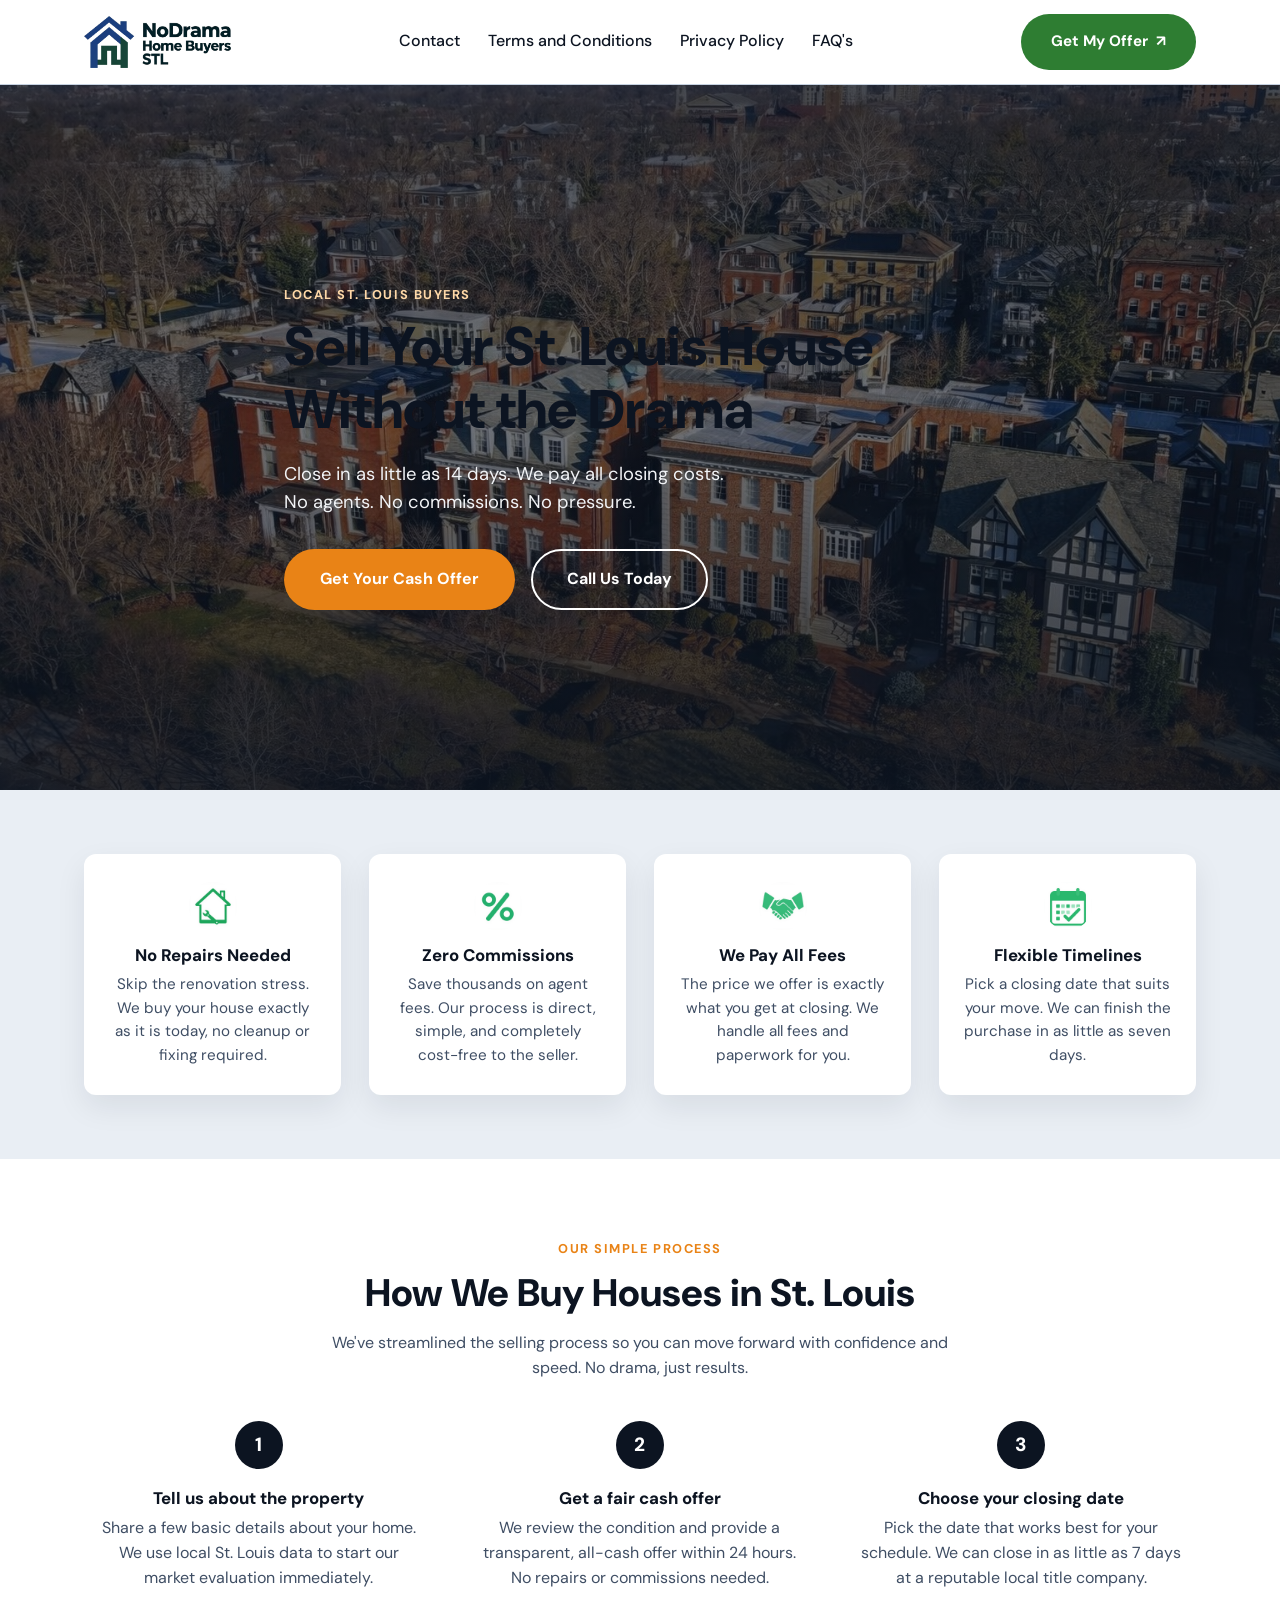
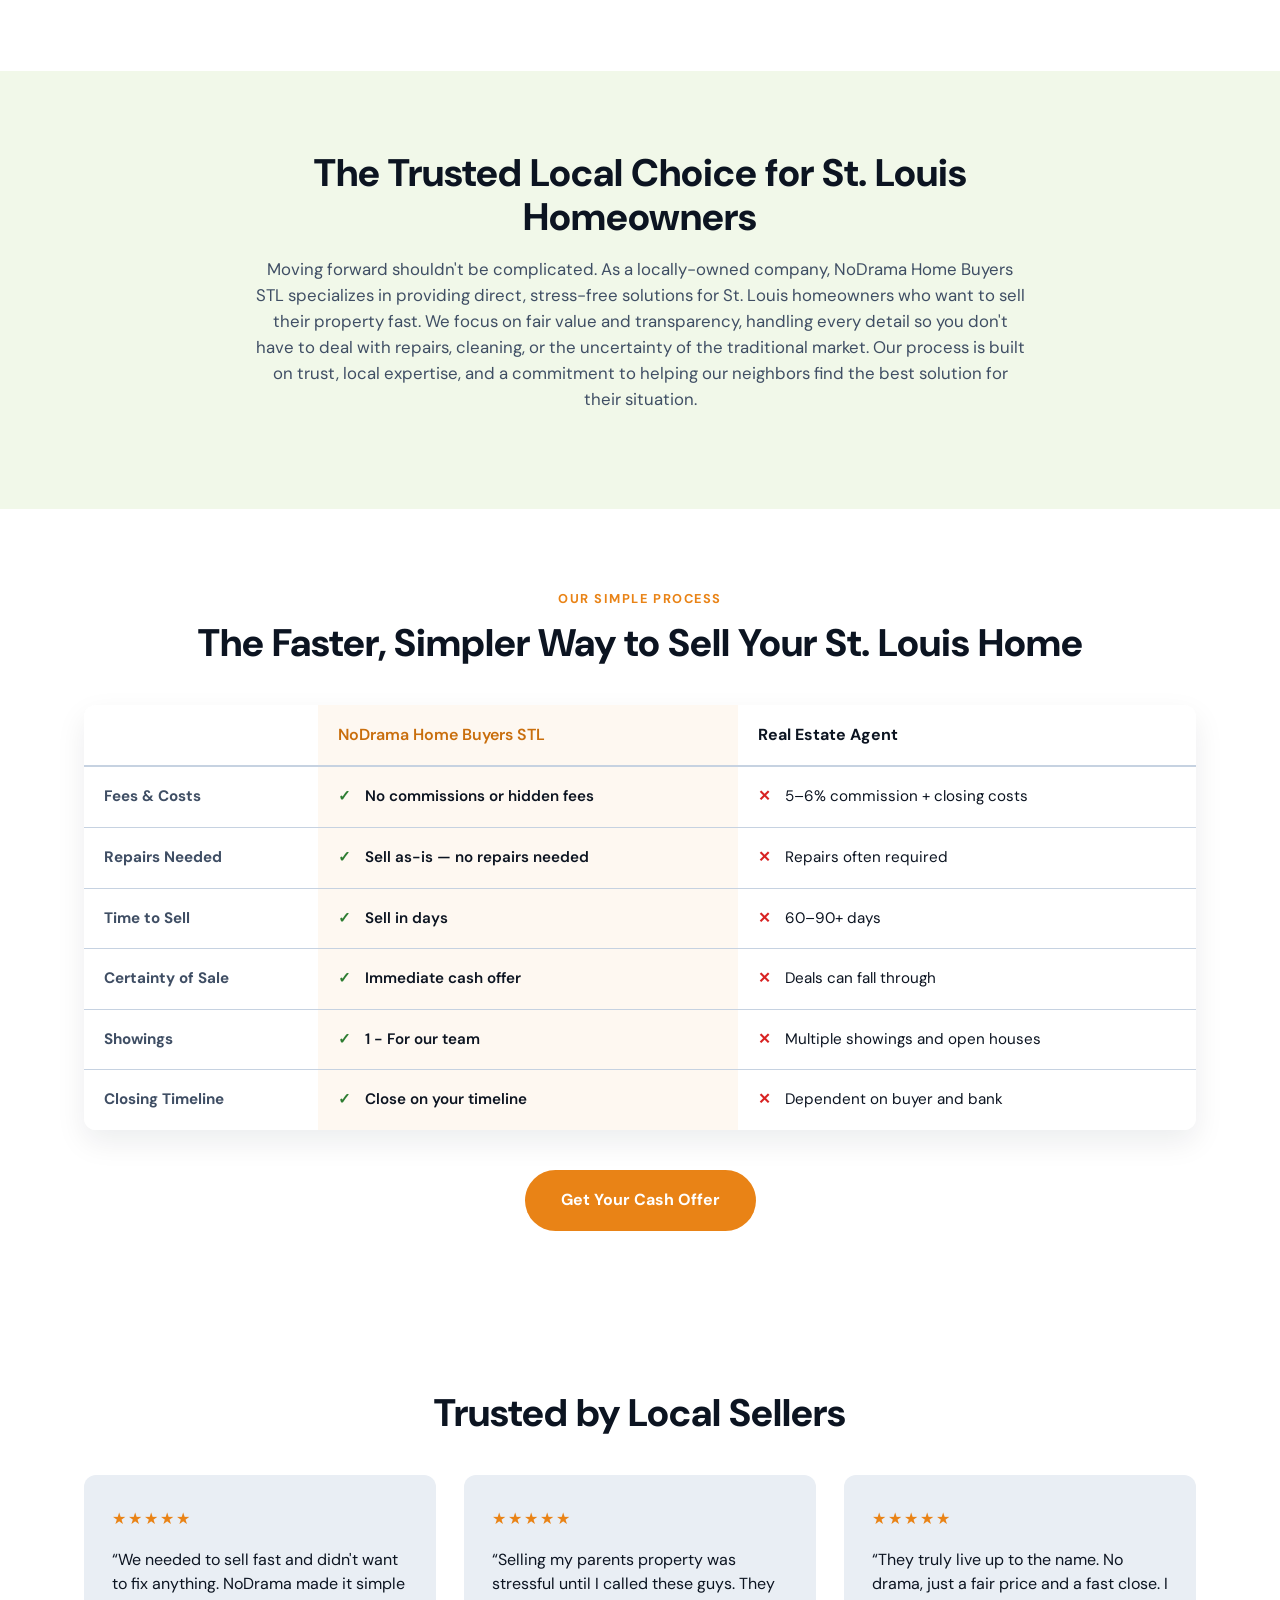
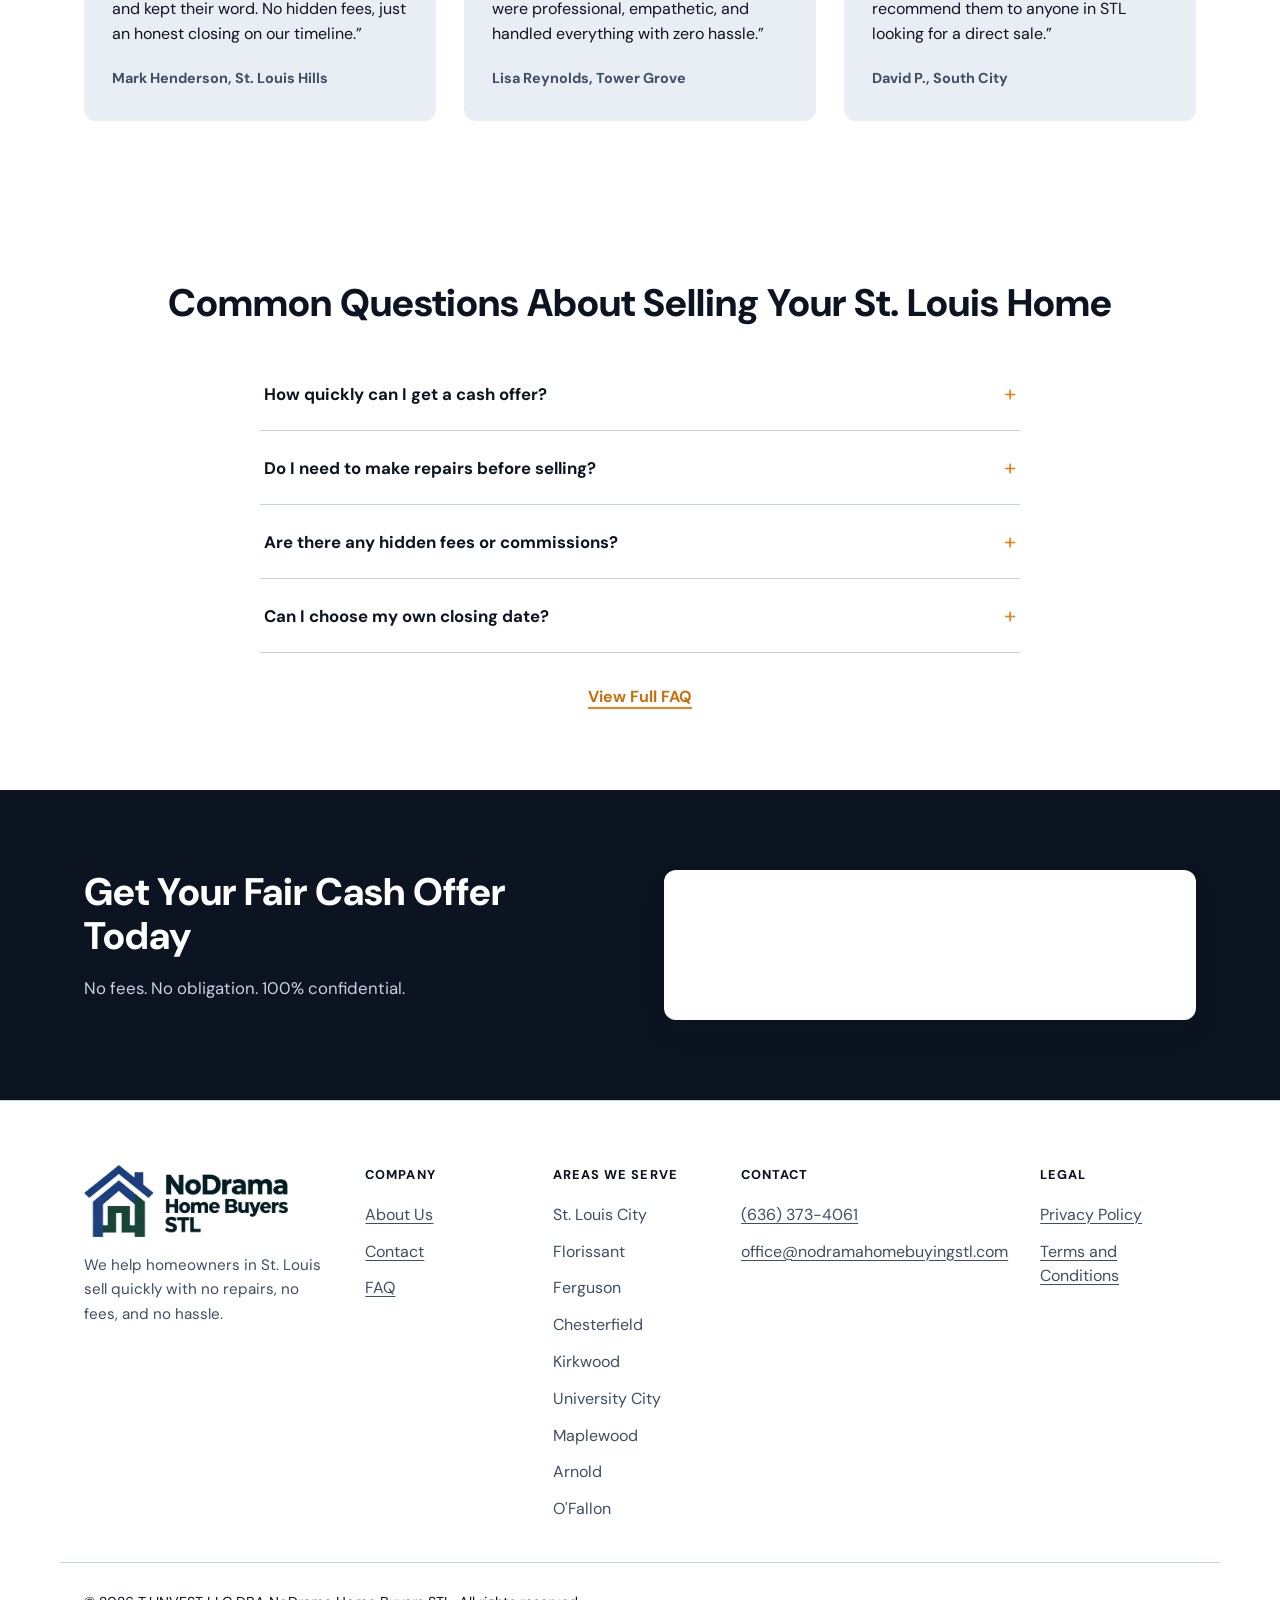
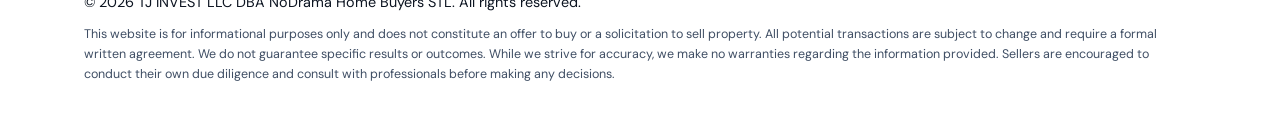
<file: index.html>
<!DOCTYPE html>
<html lang="en">
<head>
<meta charset="UTF-8">
<meta name="viewport" content="width=device-width, initial-scale=1">
<meta name="format-detection" content="telephone=no">
<title>Sell Your St. Louis House Fast | NoDrama Home Buyers STL</title>
<meta name="description" content="Sell your St. Louis house without the drama. Close in as little as 14 days, no repairs, no commissions, no pressure. Get your fair cash offer today.">
<link rel="preconnect" href="https://fonts.googleapis.com">
<link rel="preconnect" href="https://fonts.gstatic.com" crossorigin>
<link href="https://fonts.googleapis.com/css2?family=DM+Sans:ital,wght@0,400;0,500;0,700;0,800;1,400&display=swap" rel="stylesheet">
<link rel="stylesheet" href="css/styles.css">
</head>
<body>

<a class="skip-link" href="#main">Skip to Main Content</a>

<header class="site-header">
  <div class="container header-inner">
    <a href="index.html" class="logo">
      <img src="images/logo.png" alt="NoDrama Home Buyers STL" class="logo-img">
    </a>
    <nav class="header-nav">
      <a href="contact.html">Contact</a>
      <a href="terms-and-conditions.html">Terms and Conditions</a>
      <a href="privacy-policy.html">Privacy Policy</a>
      <a href="index.html#faq">FAQ's</a>
    </nav>
    <a class="btn btn-offer" href="index.html#form">Get My Offer <span class="btn-arrow" aria-hidden="true">&#8599;</span></a>
  </div>
</header>

<main id="main">

  <!-- Hero -->
  <section class="hero" id="top">
    <div class="hero-media">
      <img src="images/hero.jpg" alt="St. Louis home bought by NoDrama Home Buyers STL" loading="eager">
    </div>
    <div class="container hero-inner">
      <p class="eyebrow">Local St. Louis Buyers</p>
      <h1>Sell Your St. Louis House Without the Drama</h1>
      <p class="hero-sub">Close in as little as 14 days. We pay all closing costs.<br>No agents. No commissions. No pressure.</p>
      <div class="hero-ctas">
        <a class="btn btn-primary btn-lg" href="#form">Get Your Cash Offer</a>
        <a class="btn btn-outline btn-lg" href="tel:(636) 373 4061">Call Us Today</a>
      </div>
    </div>
  </section>

  <!-- Feature strip -->
  <section class="features">
    <div class="container features-grid">
      <div class="feature-card">
        <img src="images/icon-no-repairs.jpg" alt="" class="feature-icon">
        <h5>No Repairs Needed</h5>
        <p>Skip the renovation stress. We buy your house exactly as it is today, no cleanup or fixing required.</p>
      </div>
      <div class="feature-card">
        <img src="images/icon-zero-commissions.jpg" alt="" class="feature-icon">
        <h5>Zero Commissions</h5>
        <p>Save thousands on agent fees. Our process is direct, simple, and completely cost-free to the seller.</p>
      </div>
      <div class="feature-card">
        <img src="images/icon-we-pay-fees.jpg" alt="" class="feature-icon">
        <h5>We Pay All Fees</h5>
        <p>The price we offer is exactly what you get at closing. We handle all fees and paperwork for you.</p>
      </div>
      <div class="feature-card">
        <img src="images/icon-flexible-timelines.jpg" alt="" class="feature-icon">
        <h5>Flexible Timelines</h5>
        <p>Pick a closing date that suits your move. We can finish the purchase in as little as seven days.</p>
      </div>
    </div>
  </section>

  <!-- How it works -->
  <section class="how-it-works">
    <div class="container">
      <p class="eyebrow center">Our Simple Process</p>
      <h2 class="center">How We Buy Houses in St. Louis</h2>
      <p class="section-sub center">We've streamlined the selling process so you can move forward with confidence and speed. No drama, just results.</p>
      <div class="steps-grid">
        <div class="step-card">
          <span class="step-number">1</span>
          <h5>Tell us about the property</h5>
          <p>Share a few basic details about your home. We use local St. Louis data to start our market evaluation immediately.</p>
        </div>
        <div class="step-card">
          <span class="step-number">2</span>
          <h5>Get a fair cash offer</h5>
          <p>We review the condition and provide a transparent, all-cash offer within 24 hours. No repairs or commissions needed.</p>
        </div>
        <div class="step-card">
          <span class="step-number">3</span>
          <h5>Choose your closing date</h5>
          <p>Pick the date that works best for your schedule. We can close in as little as 7 days at a reputable local title company.</p>
        </div>
      </div>
    </div>
  </section>

  <!-- About / trust -->
  <section class="about" id="about">
    <div class="container about-inner">
      <h2>The Trusted Local Choice for St. Louis Homeowners</h2>
      <p>Moving forward shouldn't be complicated. As a locally-owned company, NoDrama Home Buyers STL specializes in providing direct, stress-free solutions for St. Louis homeowners who want to sell their property fast. We focus on fair value and transparency, handling every detail so you don't have to deal with repairs, cleaning, or the uncertainty of the traditional market. Our process is built on trust, local expertise, and a commitment to helping our neighbors find the best solution for their situation.</p>
    </div>
  </section>

  <!-- Comparison table -->
  <section class="comparison">
    <div class="container">
      <p class="eyebrow center">Our Simple Process</p>
      <h2 class="center">The Faster, Simpler Way to Sell Your St. Louis Home</h2>

      <div class="comparison-table-wrap">
        <table class="comparison-table">
          <thead>
            <tr>
              <th scope="col" class="row-label"></th>
              <th scope="col" class="col-us">NoDrama Home Buyers STL</th>
              <th scope="col" class="col-them">Real Estate Agent</th>
            </tr>
          </thead>
          <tbody>
            <tr>
              <th scope="row">Fees &amp; Costs</th>
              <td class="col-us"><span class="mark mark-good">✓</span> No commissions or hidden fees</td>
              <td class="col-them"><span class="mark mark-bad">✕</span> 5–6% commission + closing costs</td>
            </tr>
            <tr>
              <th scope="row">Repairs Needed</th>
              <td class="col-us"><span class="mark mark-good">✓</span> Sell as-is — no repairs needed</td>
              <td class="col-them"><span class="mark mark-bad">✕</span> Repairs often required</td>
            </tr>
            <tr>
              <th scope="row">Time to Sell</th>
              <td class="col-us"><span class="mark mark-good">✓</span> Sell in days</td>
              <td class="col-them"><span class="mark mark-bad">✕</span> 60–90+ days</td>
            </tr>
            <tr>
              <th scope="row">Certainty of Sale</th>
              <td class="col-us"><span class="mark mark-good">✓</span> Immediate cash offer</td>
              <td class="col-them"><span class="mark mark-bad">✕</span> Deals can fall through</td>
            </tr>
            <tr>
              <th scope="row">Showings</th>
              <td class="col-us"><span class="mark mark-good">✓</span> 1 - For our team</td>
              <td class="col-them"><span class="mark mark-bad">✕</span> Multiple showings and open houses</td>
            </tr>
            <tr>
              <th scope="row">Closing Timeline</th>
              <td class="col-us"><span class="mark mark-good">✓</span> Close on your timeline</td>
              <td class="col-them"><span class="mark mark-bad">✕</span> Dependent on buyer and bank</td>
            </tr>
          </tbody>
        </table>
      </div>

      <div class="center comparison-cta">
        <a class="btn btn-primary btn-lg" href="#form">Get Your Cash Offer</a>
      </div>
    </div>
  </section>

  <!-- Testimonials -->
  <section class="testimonials">
    <div class="container">
      <h2 class="center">Trusted by Local Sellers</h2>
      <div class="testimonials-grid">
        <div class="testimonial-card">
          <div class="stars" aria-hidden="true">★★★★★</div>
          <p class="quote">“We needed to sell fast and didn't want to fix anything. NoDrama made it simple and kept their word. No hidden fees, just an honest closing on our timeline.”</p>
          <p class="testimonial-author">Mark Henderson, St. Louis Hills</p>
        </div>
        <div class="testimonial-card">
          <div class="stars" aria-hidden="true">★★★★★</div>
          <p class="quote">“Selling my parents property was stressful until I called these guys. They were professional, empathetic, and handled everything with zero hassle.”</p>
          <p class="testimonial-author">Lisa Reynolds, Tower Grove</p>
        </div>
        <div class="testimonial-card">
          <div class="stars" aria-hidden="true">★★★★★</div>
          <p class="quote">“They truly live up to the name. No drama, just a fair price and a fast close. I recommend them to anyone in STL looking for a direct sale.”</p>
          <p class="testimonial-author">David P., South City</p>
        </div>
      </div>
    </div>
  </section>

  <!-- FAQ -->
  <section class="faq" id="faq">
    <div class="container">
      <h2 class="center">Common Questions About Selling Your St. Louis Home</h2>
      <div class="faq-list">
        <div class="faq-item">
          <button class="faq-question" aria-expanded="false">
            How quickly can I get a cash offer?
            <span class="faq-icon" aria-hidden="true">+</span>
          </button>
          <div class="faq-answer">
            <p>Most homeowners receive a fair, no-obligation cash offer within 24 hours of our initial meeting. We work quickly so you can make an informed decision without the wait.</p>
          </div>
        </div>
        <div class="faq-item">
          <button class="faq-question" aria-expanded="false">
            Do I need to make repairs before selling?
            <span class="faq-icon" aria-hidden="true">+</span>
          </button>
          <div class="faq-answer">
            <p>Not at all. We buy houses in 'as-is' condition. You don't need to clean, paint, or make expensive repairs. We take care of everything so you don't have to.</p>
          </div>
        </div>
        <div class="faq-item">
          <button class="faq-question" aria-expanded="false">
            Are there any hidden fees or commissions?
            <span class="faq-icon" aria-hidden="true">+</span>
          </button>
          <div class="faq-answer">
            <p>There are zero commissions, zero listing fees, and no hidden costs. We even pay for your closing costs. The offer we give you is exactly what you receive at the closing table.</p>
          </div>
        </div>
        <div class="faq-item">
          <button class="faq-question" aria-expanded="false">
            Can I choose my own closing date?
            <span class="faq-icon" aria-hidden="true">+</span>
          </button>
          <div class="faq-answer">
            <p>Yes, you are in complete control of the timeline. Whether you need to move in 7 days or want to wait a few months, we work around your schedule.</p>
          </div>
        </div>
      </div>
      <div class="center faq-more">
        <a href="#faq">View Full FAQ</a>
      </div>
    </div>
  </section>

  <!-- Final CTA / form -->
  <section class="cta-form" id="form">
    <div class="container cta-form-inner">
      <div class="cta-form-copy">
        <h2>Get Your Fair Cash Offer Today</h2>
        <p>No fees. No obligation. 100% confidential.</p>
      </div>
      <!-- CRM lead form: GoHighLevel/LeadConnector embed, submissions go straight into the CRM. -->
      <div class="crm-form-embed">
        <iframe
          src="https://api.leadconnectorhq.com/widget/form/ipM0HHN2DSDsfHiMcXMu"
          style="width:100%;border:none;border-radius:12px"
          id="inline-ipM0HHN2DSDsfHiMcXMu"
          data-layout="{'id':'INLINE'}"
          data-trigger-type="alwaysShow"
          data-trigger-value=""
          data-activation-type="alwaysActivated"
          data-activation-value=""
          data-deactivation-type="neverDeactivate"
          data-deactivation-value=""
          data-form-name="Get Your Cash Offer"
          data-height="587"
          data-layout-iframe-id="inline-ipM0HHN2DSDsfHiMcXMu"
          data-form-id="ipM0HHN2DSDsfHiMcXMu"
          title="Get Your Cash Offer">
        </iframe>
        <script src="https://link.msgsndr.com/js/form_embed.js"></script>
      </div>
    </div>
  </section>

</main>

<footer class="site-footer">
  <div class="container footer-grid">
    <div class="footer-brand">
      <img src="images/logo.png" alt="NoDrama Home Buyers STL" class="footer-logo-img">
      <p class="footer-tagline">We help homeowners in St. Louis sell quickly with no repairs, no fees, and no hassle.</p>
    </div>
    <div class="footer-col">
      <h6>Company</h6>
      <ul>
        <li><a href="index.html#about">About Us</a></li>
        <li><a href="contact.html">Contact</a></li>
        <li><a href="index.html#faq">FAQ</a></li>
      </ul>
    </div>
    <div class="footer-col">
      <h6>Areas We Serve</h6>
      <ul class="footer-plain">
        <li>St. Louis City</li>
        <li>Florissant</li>
        <li>Ferguson</li>
        <li>Chesterfield</li>
        <li>Kirkwood</li>
        <li>University City</li>
        <li>Maplewood</li>
        <li>Arnold</li>
        <li>O'Fallon</li>
      </ul>
    </div>
    <div class="footer-col">
      <h6>Contact</h6>
      <ul class="footer-plain">
        <li><a href="tel:(636) 373 4061">(636) 373-4061</a></li>
        <li><a href="mailto:office@nodramahomebuyingstl.com">office@nodramahomebuyingstl.com</a></li>
      </ul>
    </div>
    <div class="footer-col">
      <h6>Legal</h6>
      <ul>
        <li><a href="privacy-policy.html">Privacy Policy</a></li>
        <li><a href="terms-and-conditions.html">Terms and Conditions</a></li>
      </ul>
    </div>
  </div>
  <div class="container footer-bottom">
    <p class="footer-copy">&copy; <span id="year"></span> TJ INVEST LLC DBA NoDrama Home Buyers STL. All rights reserved.</p>
    <p class="footer-disclaimer">This website is for informational purposes only and does not constitute an offer to buy or a solicitation to sell property. All potential transactions are subject to change and require a formal written agreement. We do not guarantee specific results or outcomes. While we strive for accuracy, we make no warranties regarding the information provided. Sellers are encouraged to conduct their own due diligence and consult with professionals before making any decisions.</p>
  </div>
</footer>

<script src="js/main.js"></script>
</body>
</html>
</file>
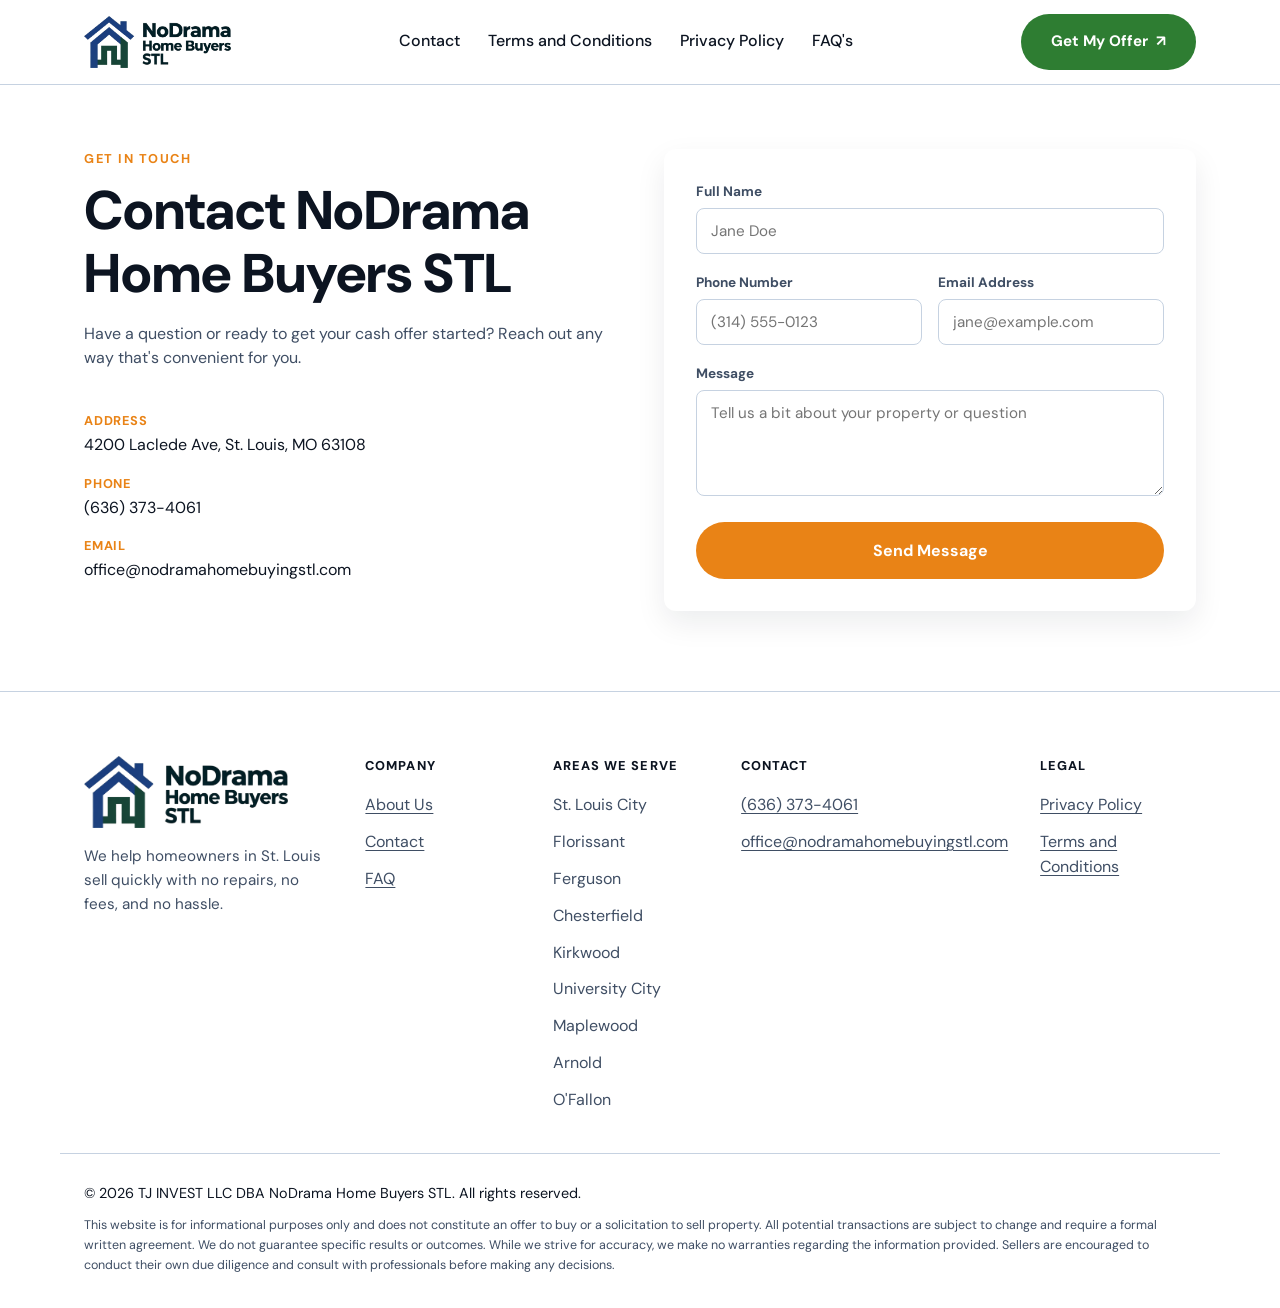
<file: contact.html>
<!DOCTYPE html>
<html lang="en">
<head>
<meta charset="UTF-8">
<meta name="viewport" content="width=device-width, initial-scale=1">
<meta name="format-detection" content="telephone=no">
<title>Contact Us | NoDrama Home Buyers STL</title>
<meta name="description" content="Get in touch with NoDrama Home Buyers STL. Call, email, or send us your property details for a fair cash offer.">
<link rel="preconnect" href="https://fonts.googleapis.com">
<link rel="preconnect" href="https://fonts.gstatic.com" crossorigin>
<link href="https://fonts.googleapis.com/css2?family=DM+Sans:ital,wght@0,400;0,500;0,700;0,800;1,400&display=swap" rel="stylesheet">
<link rel="stylesheet" href="css/styles.css">
</head>
<body>

<a class="skip-link" href="#main">Skip to Main Content</a>

<header class="site-header">
  <div class="container header-inner">
    <a href="index.html" class="logo">
      <img src="images/logo.png" alt="NoDrama Home Buyers STL" class="logo-img">
    </a>
    <nav class="header-nav">
      <a href="contact.html">Contact</a>
      <a href="terms-and-conditions.html">Terms and Conditions</a>
      <a href="privacy-policy.html">Privacy Policy</a>
      <a href="index.html#faq">FAQ's</a>
    </nav>
    <a class="btn btn-offer" href="index.html#form">Get My Offer <span class="btn-arrow" aria-hidden="true">&#8599;</span></a>
  </div>
</header>

<main id="main">
  <section class="contact-page">
    <div class="container contact-inner">
      <div class="contact-copy">
        <p class="eyebrow">Get In Touch</p>
        <h1>Contact NoDrama Home Buyers STL</h1>
        <p class="section-sub" style="margin-left:0;">Have a question or ready to get your cash offer started? Reach out any way that's convenient for you.</p>

        <ul class="contact-details">
          <li>
            <span class="contact-label">Address</span>
            <span>4200 Laclede Ave, St. Louis, MO 63108</span>
          </li>
          <li>
            <span class="contact-label">Phone</span>
            <a href="tel:(636) 373 4061">(636) 373-4061</a>
          </li>
          <li>
            <span class="contact-label">Email</span>
            <a href="mailto:office@nodramahomebuyingstl.com">office@nodramahomebuyingstl.com</a>
          </li>
        </ul>
      </div>

      <!-- Form is visual only: no action/submit handler wired up yet. -->
      <form class="offer-form contact-form">
        <div class="form-row">
          <label for="c-name">Full Name</label>
          <input type="text" id="c-name" name="name" placeholder="Jane Doe" required>
        </div>
        <div class="form-row form-row-split">
          <div>
            <label for="c-phone">Phone Number</label>
            <input type="tel" id="c-phone" name="phone" placeholder="(314) 555-0123" required>
          </div>
          <div>
            <label for="c-email">Email Address</label>
            <input type="email" id="c-email" name="email" placeholder="jane@example.com" required>
          </div>
        </div>
        <div class="form-row">
          <label for="c-message">Message</label>
          <textarea id="c-message" name="message" rows="4" placeholder="Tell us a bit about your property or question"></textarea>
        </div>
        <button type="submit" class="btn btn-primary btn-lg btn-block">Send Message</button>
      </form>
    </div>
  </section>
</main>

<footer class="site-footer">
  <div class="container footer-grid">
    <div class="footer-brand">
      <img src="images/logo.png" alt="NoDrama Home Buyers STL" class="footer-logo-img">
      <p class="footer-tagline">We help homeowners in St. Louis sell quickly with no repairs, no fees, and no hassle.</p>
    </div>
    <div class="footer-col">
      <h6>Company</h6>
      <ul>
        <li><a href="index.html#about">About Us</a></li>
        <li><a href="contact.html">Contact</a></li>
        <li><a href="index.html#faq">FAQ</a></li>
      </ul>
    </div>
    <div class="footer-col">
      <h6>Areas We Serve</h6>
      <ul class="footer-plain">
        <li>St. Louis City</li>
        <li>Florissant</li>
        <li>Ferguson</li>
        <li>Chesterfield</li>
        <li>Kirkwood</li>
        <li>University City</li>
        <li>Maplewood</li>
        <li>Arnold</li>
        <li>O'Fallon</li>
      </ul>
    </div>
    <div class="footer-col">
      <h6>Contact</h6>
      <ul class="footer-plain">
        <li><a href="tel:(636) 373 4061">(636) 373-4061</a></li>
        <li><a href="mailto:office@nodramahomebuyingstl.com">office@nodramahomebuyingstl.com</a></li>
      </ul>
    </div>
    <div class="footer-col">
      <h6>Legal</h6>
      <ul>
        <li><a href="privacy-policy.html">Privacy Policy</a></li>
        <li><a href="terms-and-conditions.html">Terms and Conditions</a></li>
      </ul>
    </div>
  </div>
  <div class="container footer-bottom">
    <p class="footer-copy">&copy; <span id="year"></span> TJ INVEST LLC DBA NoDrama Home Buyers STL. All rights reserved.</p>
    <p class="footer-disclaimer">This website is for informational purposes only and does not constitute an offer to buy or a solicitation to sell property. All potential transactions are subject to change and require a formal written agreement. We do not guarantee specific results or outcomes. While we strive for accuracy, we make no warranties regarding the information provided. Sellers are encouraged to conduct their own due diligence and consult with professionals before making any decisions.</p>
  </div>
</footer>

<script src="js/main.js"></script>
</body>
</html>
</file>
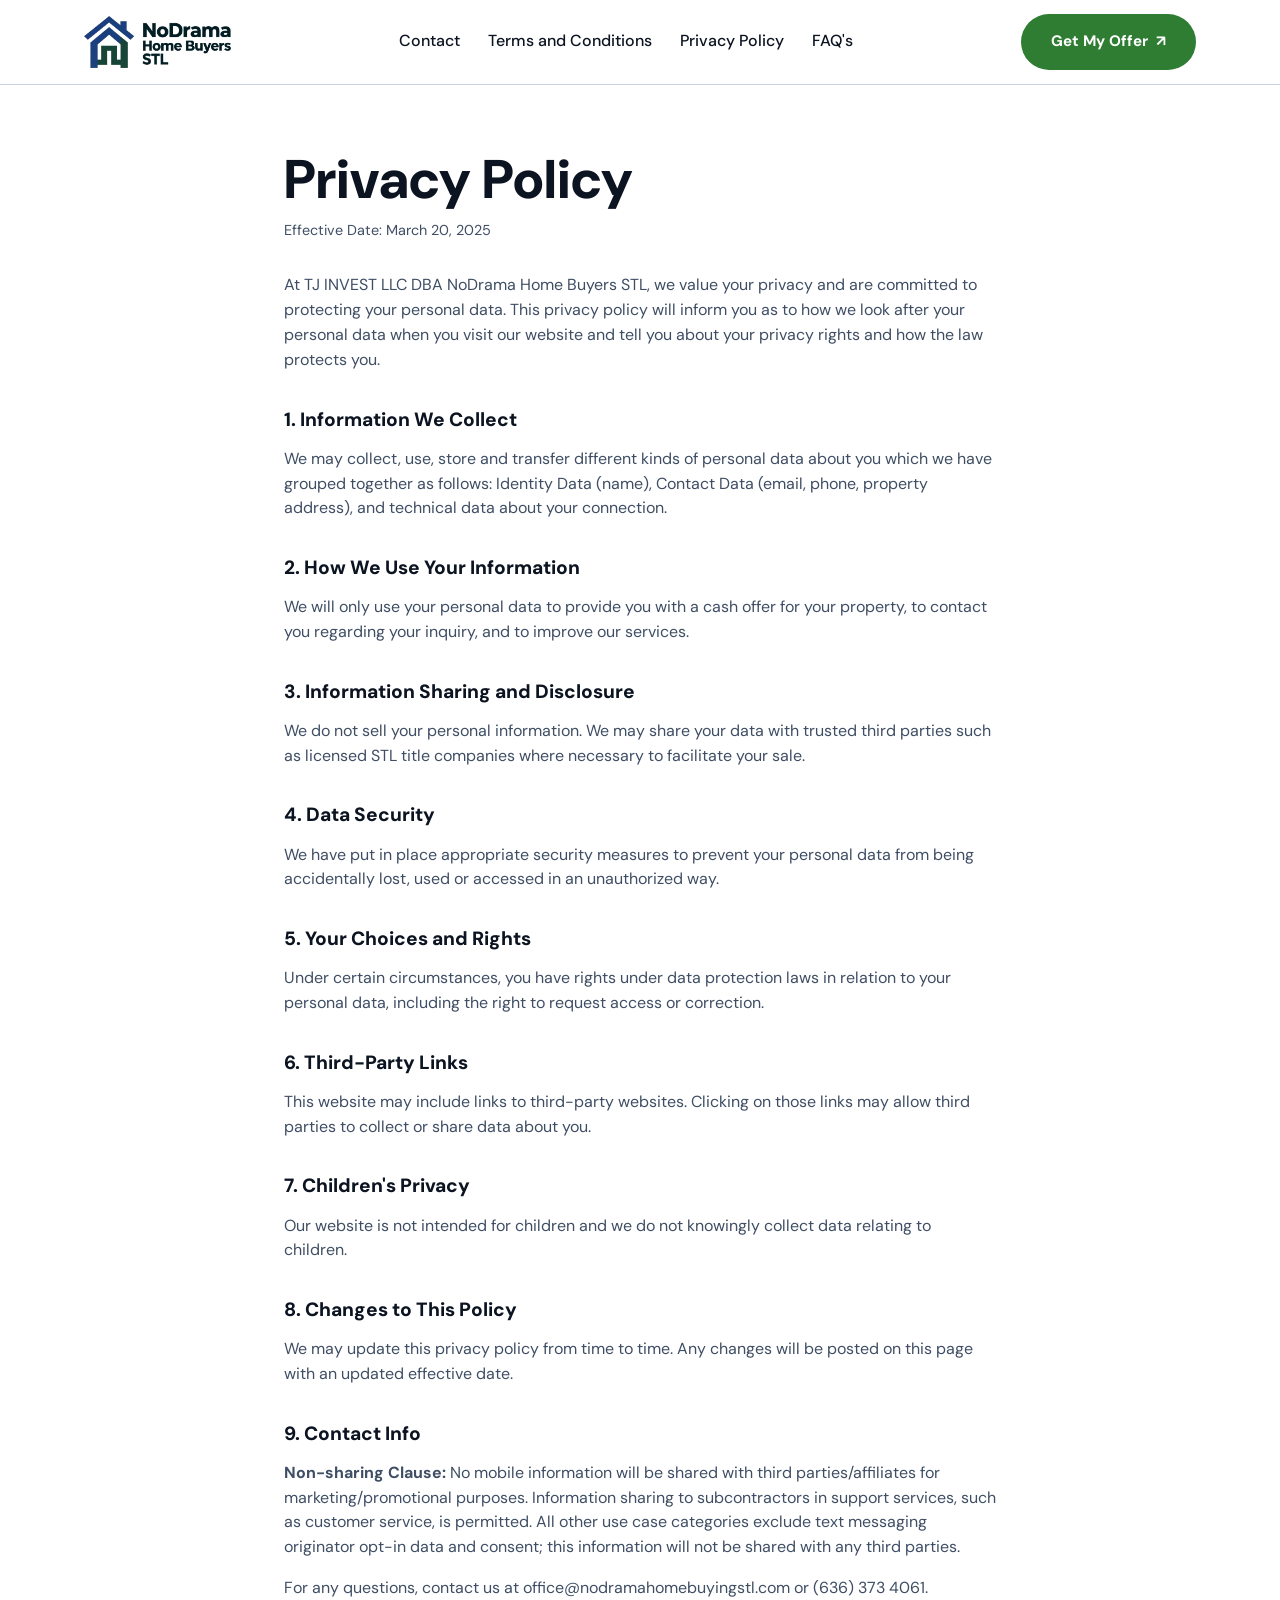
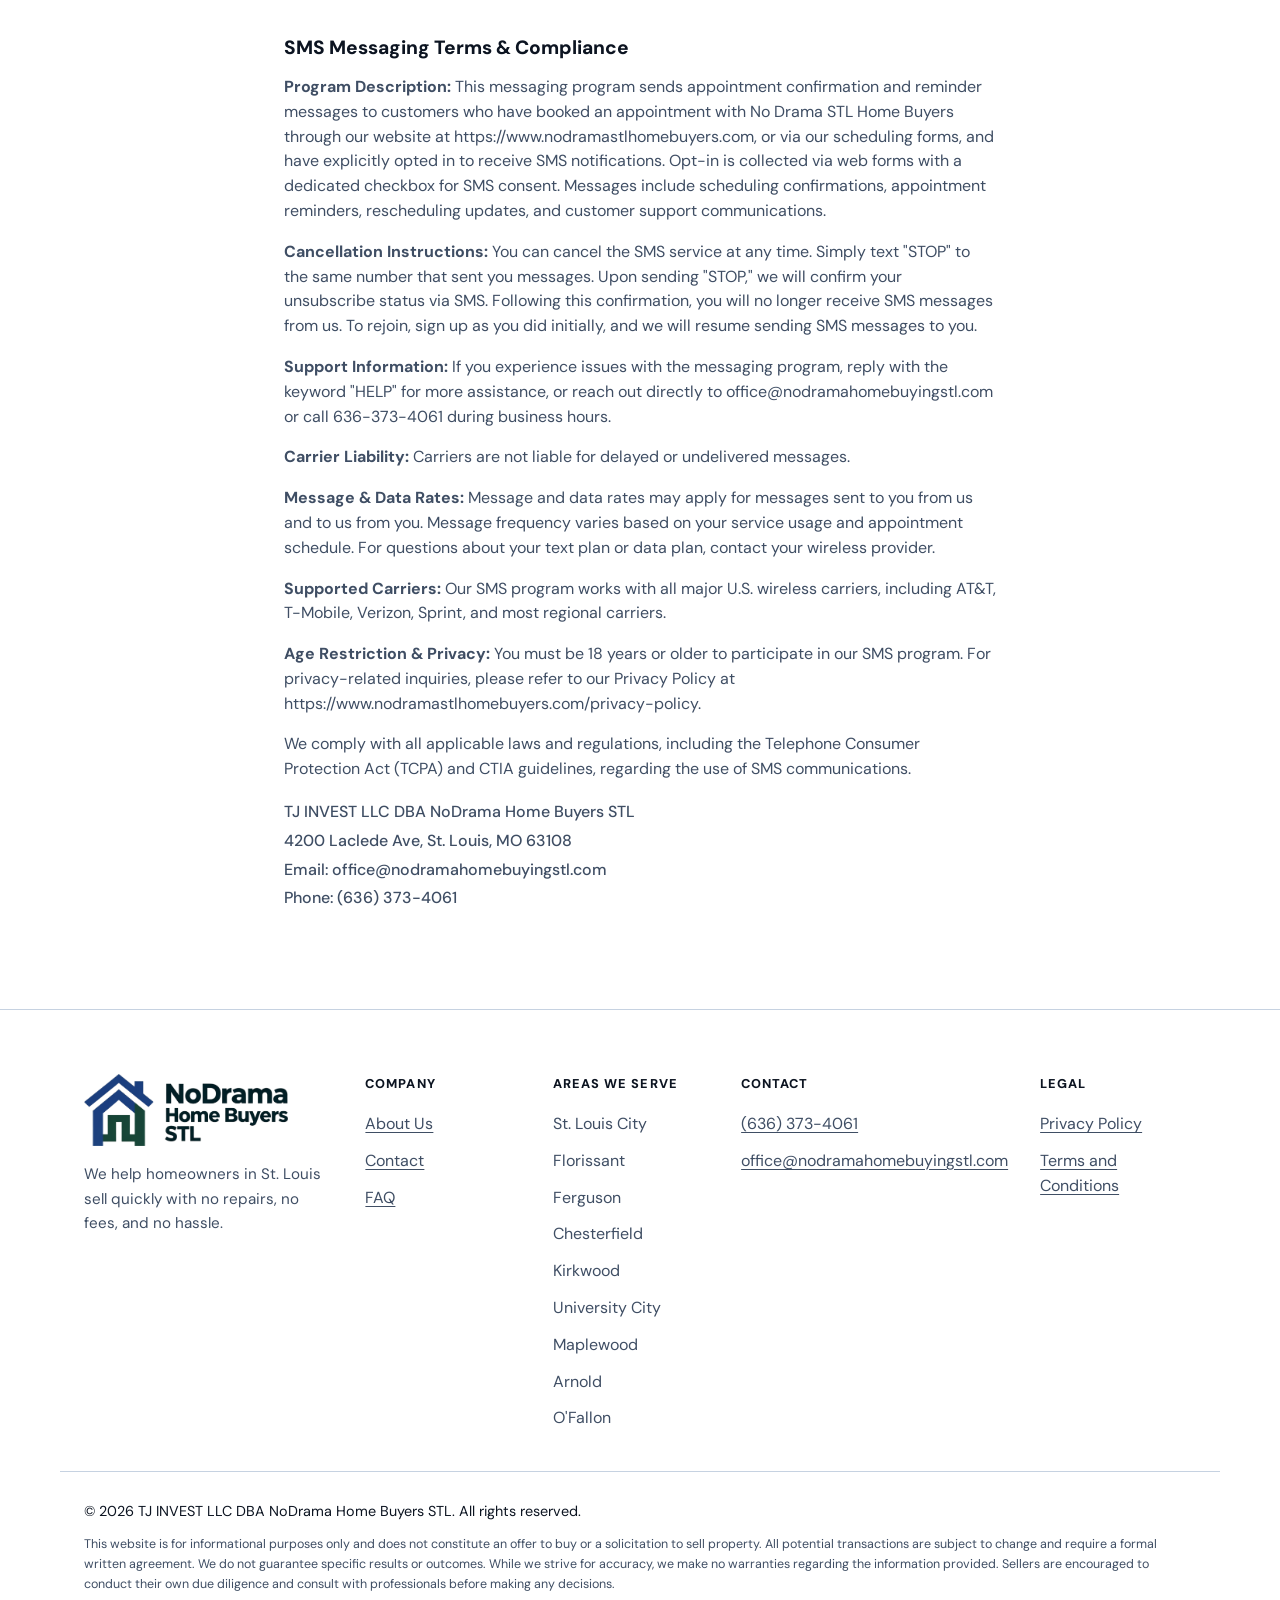
<file: privacy-policy.html>
<!DOCTYPE html>
<html lang="en">
<head>
<meta charset="UTF-8">
<meta name="viewport" content="width=device-width, initial-scale=1">
<meta name="format-detection" content="telephone=no">
<title>Privacy Policy | NoDrama Home Buyers STL</title>
<meta name="description" content="Privacy Policy for TJ INVEST LLC DBA NoDrama Home Buyers STL.">
<link rel="preconnect" href="https://fonts.googleapis.com">
<link rel="preconnect" href="https://fonts.gstatic.com" crossorigin>
<link href="https://fonts.googleapis.com/css2?family=DM+Sans:ital,wght@0,400;0,500;0,700;0,800;1,400&display=swap" rel="stylesheet">
<link rel="stylesheet" href="css/styles.css">
</head>
<body>

<a class="skip-link" href="#main">Skip to Main Content</a>

<header class="site-header">
  <div class="container header-inner">
    <a href="index.html" class="logo">
      <img src="images/logo.png" alt="NoDrama Home Buyers STL" class="logo-img">
    </a>
    <nav class="header-nav">
      <a href="contact.html">Contact</a>
      <a href="terms-and-conditions.html">Terms and Conditions</a>
      <a href="privacy-policy.html">Privacy Policy</a>
      <a href="index.html#faq">FAQ's</a>
    </nav>
    <a class="btn btn-offer" href="index.html#form">Get My Offer <span class="btn-arrow" aria-hidden="true">&#8599;</span></a>
  </div>
</header>

<main id="main">
  <section class="legal-page">
    <div class="container legal-container">
      <h1>Privacy Policy</h1>
      <p class="legal-effective">Effective Date: March 20, 2025</p>

      <p>At TJ INVEST LLC DBA NoDrama Home Buyers STL, we value your privacy and are committed to protecting your personal data. This privacy policy will inform you as to how we look after your personal data when you visit our website and tell you about your privacy rights and how the law protects you.</p>

      <h2>1. Information We Collect</h2>
      <p>We may collect, use, store and transfer different kinds of personal data about you which we have grouped together as follows: Identity Data (name), Contact Data (email, phone, property address), and technical data about your connection.</p>

      <h2>2. How We Use Your Information</h2>
      <p>We will only use your personal data to provide you with a cash offer for your property, to contact you regarding your inquiry, and to improve our services.</p>

      <h2>3. Information Sharing and Disclosure</h2>
      <p>We do not sell your personal information. We may share your data with trusted third parties such as licensed STL title companies where necessary to facilitate your sale.</p>

      <h2>4. Data Security</h2>
      <p>We have put in place appropriate security measures to prevent your personal data from being accidentally lost, used or accessed in an unauthorized way.</p>

      <h2>5. Your Choices and Rights</h2>
      <p>Under certain circumstances, you have rights under data protection laws in relation to your personal data, including the right to request access or correction.</p>

      <h2>6. Third-Party Links</h2>
      <p>This website may include links to third-party websites. Clicking on those links may allow third parties to collect or share data about you.</p>

      <h2>7. Children's Privacy</h2>
      <p>Our website is not intended for children and we do not knowingly collect data relating to children.</p>

      <h2>8. Changes to This Policy</h2>
      <p>We may update this privacy policy from time to time. Any changes will be posted on this page with an updated effective date.</p>

      <h2>9. Contact Info</h2>
      <p><strong>Non-sharing Clause:</strong> No mobile information will be shared with third parties/affiliates for marketing/promotional purposes. Information sharing to subcontractors in support services, such as customer service, is permitted. All other use case categories exclude text messaging originator opt-in data and consent; this information will not be shared with any third parties.</p>
      <p>For any questions, contact us at <a href="mailto:office@nodramahomebuyingstl.com">office@nodramahomebuyingstl.com</a> or <a href="tel:(636) 373 4061">(636) 373 4061</a>.</p>

      <h2>SMS Messaging Terms &amp; Compliance</h2>
      <p><strong>Program Description:</strong> This messaging program sends appointment confirmation and reminder messages to customers who have booked an appointment with No Drama STL Home Buyers through our website at https://www.nodramastlhomebuyers.com, or via our scheduling forms, and have explicitly opted in to receive SMS notifications. Opt-in is collected via web forms with a dedicated checkbox for SMS consent. Messages include scheduling confirmations, appointment reminders, rescheduling updates, and customer support communications.</p>
      <p><strong>Cancellation Instructions:</strong> You can cancel the SMS service at any time. Simply text "STOP" to the same number that sent you messages. Upon sending "STOP," we will confirm your unsubscribe status via SMS. Following this confirmation, you will no longer receive SMS messages from us. To rejoin, sign up as you did initially, and we will resume sending SMS messages to you.</p>
      <p><strong>Support Information:</strong> If you experience issues with the messaging program, reply with the keyword "HELP" for more assistance, or reach out directly to office@nodramahomebuyingstl.com or call 636-373-4061 during business hours.</p>
      <p><strong>Carrier Liability:</strong> Carriers are not liable for delayed or undelivered messages.</p>
      <p><strong>Message &amp; Data Rates:</strong> Message and data rates may apply for messages sent to you from us and to us from you. Message frequency varies based on your service usage and appointment schedule. For questions about your text plan or data plan, contact your wireless provider.</p>
      <p><strong>Supported Carriers:</strong> Our SMS program works with all major U.S. wireless carriers, including AT&amp;T, T-Mobile, Verizon, Sprint, and most regional carriers.</p>
      <p><strong>Age Restriction &amp; Privacy:</strong> You must be 18 years or older to participate in our SMS program. For privacy-related inquiries, please refer to our Privacy Policy at https://www.nodramastlhomebuyers.com/privacy-policy.</p>
      <p>We comply with all applicable laws and regulations, including the Telephone Consumer Protection Act (TCPA) and CTIA guidelines, regarding the use of SMS communications.</p>

      <p class="legal-address">
        TJ INVEST LLC DBA NoDrama Home Buyers STL<br>
        4200 Laclede Ave, St. Louis, MO 63108<br>
        Email: <a href="mailto:office@nodramahomebuyingstl.com">office@nodramahomebuyingstl.com</a><br>
        Phone: <a href="tel:(636) 373 4061">(636) 373-4061</a>
      </p>
    </div>
  </section>
</main>

<footer class="site-footer">
  <div class="container footer-grid">
    <div class="footer-brand">
      <img src="images/logo.png" alt="NoDrama Home Buyers STL" class="footer-logo-img">
      <p class="footer-tagline">We help homeowners in St. Louis sell quickly with no repairs, no fees, and no hassle.</p>
    </div>
    <div class="footer-col">
      <h6>Company</h6>
      <ul>
        <li><a href="index.html#about">About Us</a></li>
        <li><a href="contact.html">Contact</a></li>
        <li><a href="index.html#faq">FAQ</a></li>
      </ul>
    </div>
    <div class="footer-col">
      <h6>Areas We Serve</h6>
      <ul class="footer-plain">
        <li>St. Louis City</li>
        <li>Florissant</li>
        <li>Ferguson</li>
        <li>Chesterfield</li>
        <li>Kirkwood</li>
        <li>University City</li>
        <li>Maplewood</li>
        <li>Arnold</li>
        <li>O'Fallon</li>
      </ul>
    </div>
    <div class="footer-col">
      <h6>Contact</h6>
      <ul class="footer-plain">
        <li><a href="tel:(636) 373 4061">(636) 373-4061</a></li>
        <li><a href="mailto:office@nodramahomebuyingstl.com">office@nodramahomebuyingstl.com</a></li>
      </ul>
    </div>
    <div class="footer-col">
      <h6>Legal</h6>
      <ul>
        <li><a href="privacy-policy.html">Privacy Policy</a></li>
        <li><a href="terms-and-conditions.html">Terms and Conditions</a></li>
      </ul>
    </div>
  </div>
  <div class="container footer-bottom">
    <p class="footer-copy">&copy; <span id="year"></span> TJ INVEST LLC DBA NoDrama Home Buyers STL. All rights reserved.</p>
    <p class="footer-disclaimer">This website is for informational purposes only and does not constitute an offer to buy or a solicitation to sell property. All potential transactions are subject to change and require a formal written agreement. We do not guarantee specific results or outcomes. While we strive for accuracy, we make no warranties regarding the information provided. Sellers are encouraged to conduct their own due diligence and consult with professionals before making any decisions.</p>
  </div>
</footer>

<script src="js/main.js"></script>
</body>
</html>
</file>
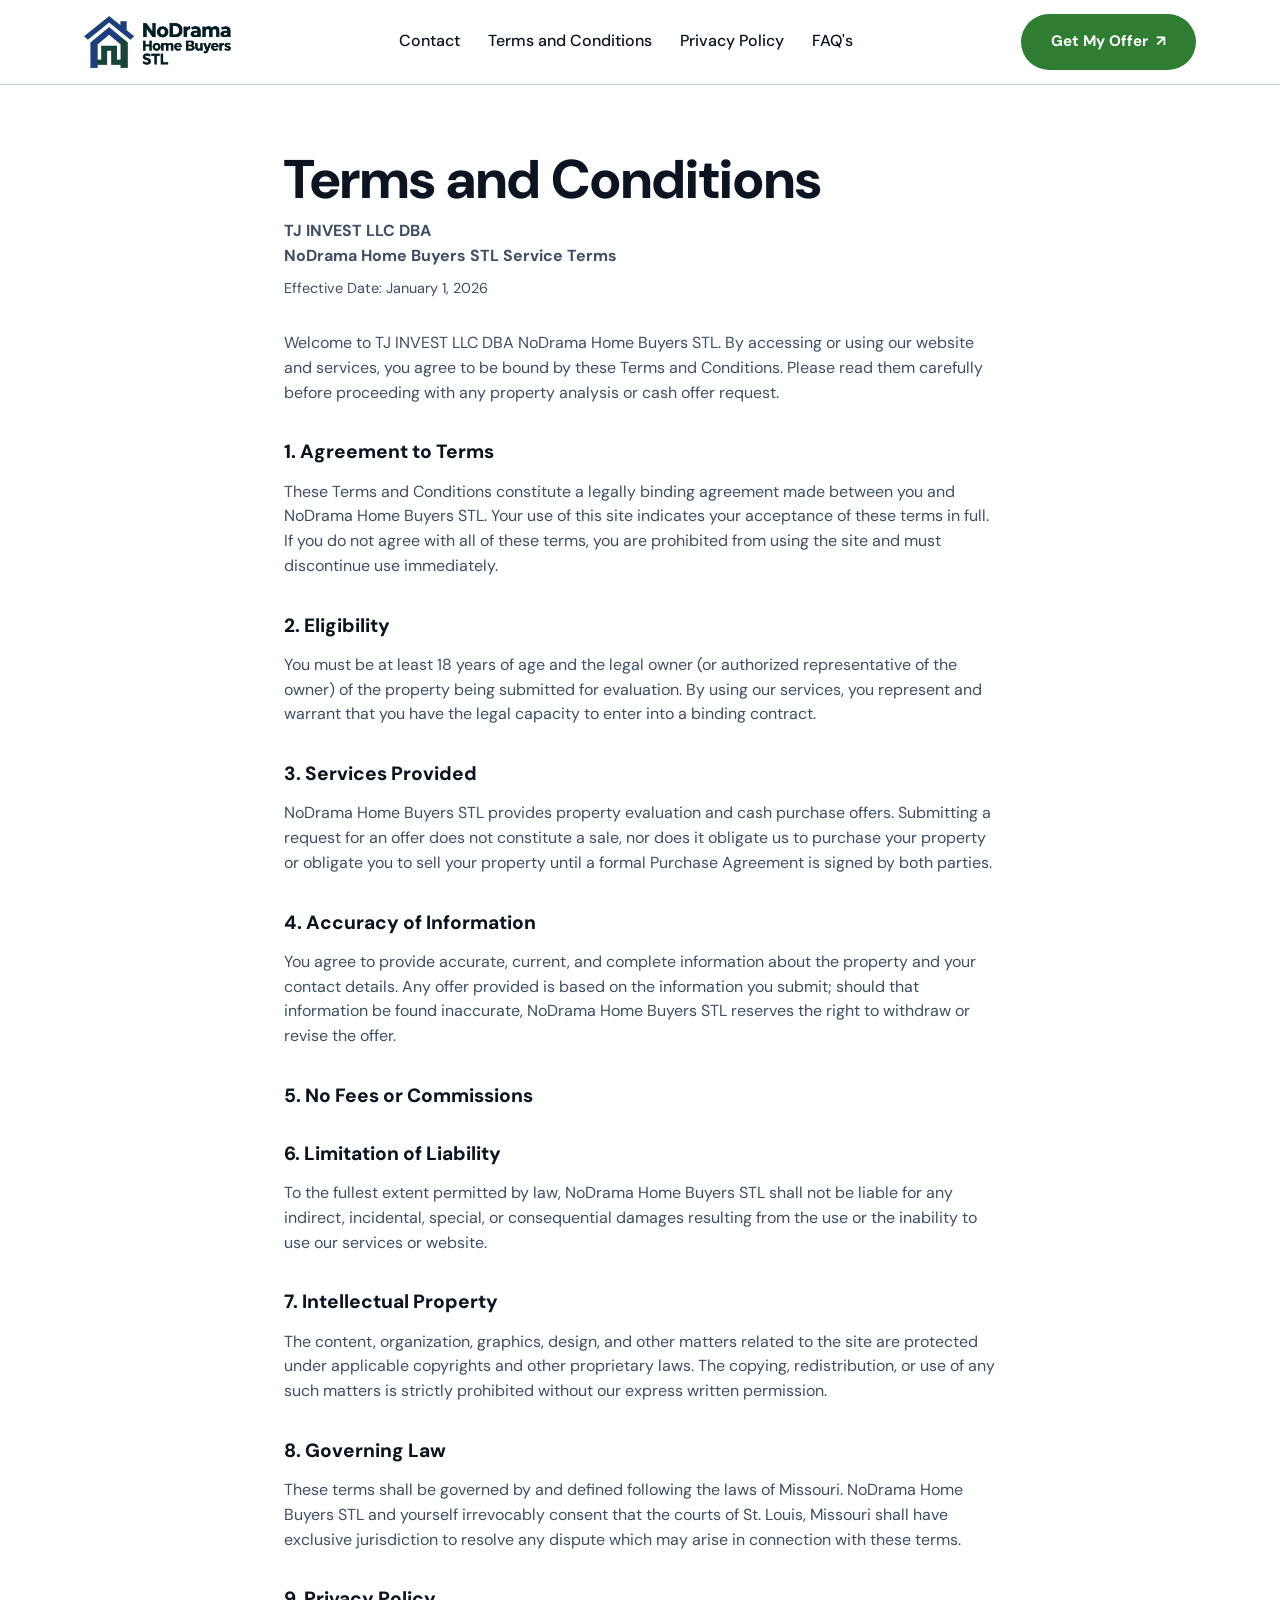
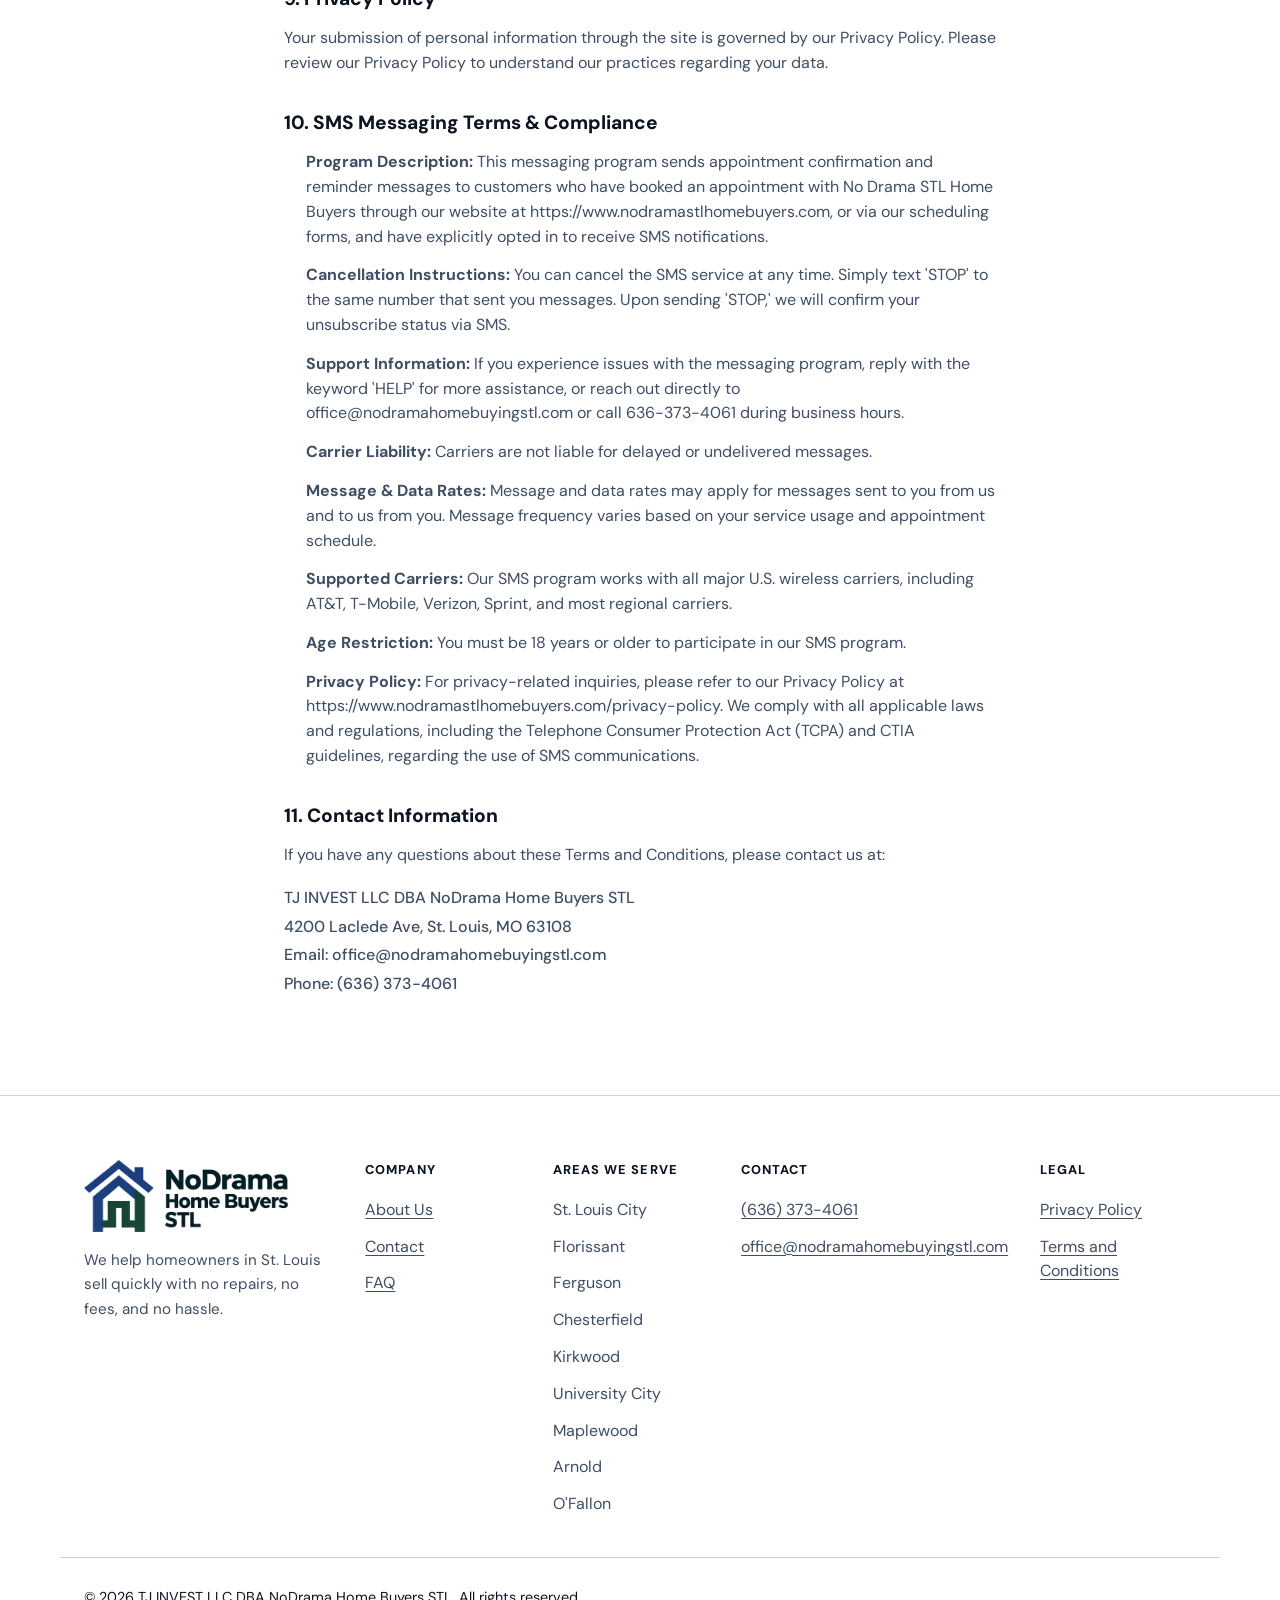
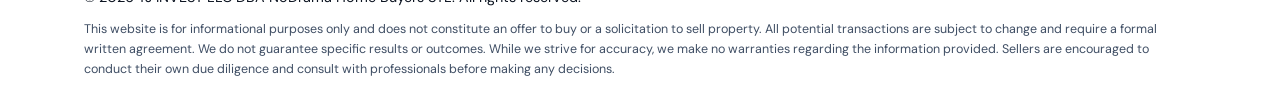
<file: terms-and-conditions.html>
<!DOCTYPE html>
<html lang="en">
<head>
<meta charset="UTF-8">
<meta name="viewport" content="width=device-width, initial-scale=1">
<meta name="format-detection" content="telephone=no">
<title>Terms and Conditions | NoDrama Home Buyers STL</title>
<meta name="description" content="Terms and Conditions for TJ INVEST LLC DBA NoDrama Home Buyers STL.">
<link rel="preconnect" href="https://fonts.googleapis.com">
<link rel="preconnect" href="https://fonts.gstatic.com" crossorigin>
<link href="https://fonts.googleapis.com/css2?family=DM+Sans:ital,wght@0,400;0,500;0,700;0,800;1,400&display=swap" rel="stylesheet">
<link rel="stylesheet" href="css/styles.css">
</head>
<body>

<a class="skip-link" href="#main">Skip to Main Content</a>

<header class="site-header">
  <div class="container header-inner">
    <a href="index.html" class="logo">
      <img src="images/logo.png" alt="NoDrama Home Buyers STL" class="logo-img">
    </a>
    <nav class="header-nav">
      <a href="contact.html">Contact</a>
      <a href="terms-and-conditions.html">Terms and Conditions</a>
      <a href="privacy-policy.html">Privacy Policy</a>
      <a href="index.html#faq">FAQ's</a>
    </nav>
    <a class="btn btn-offer" href="index.html#form">Get My Offer <span class="btn-arrow" aria-hidden="true">&#8599;</span></a>
  </div>
</header>

<main id="main">
  <section class="legal-page">
    <div class="container legal-container">
      <h1>Terms and Conditions</h1>
      <p class="legal-subtitle">TJ INVEST LLC DBA<br>NoDrama Home Buyers STL Service Terms</p>
      <p class="legal-effective">Effective Date: January 1, 2026</p>

      <p>Welcome to TJ INVEST LLC DBA NoDrama Home Buyers STL. By accessing or using our website and services, you agree to be bound by these Terms and Conditions. Please read them carefully before proceeding with any property analysis or cash offer request.</p>

      <h2>1. Agreement to Terms</h2>
      <p>These Terms and Conditions constitute a legally binding agreement made between you and NoDrama Home Buyers STL. Your use of this site indicates your acceptance of these terms in full. If you do not agree with all of these terms, you are prohibited from using the site and must discontinue use immediately.</p>

      <h2>2. Eligibility</h2>
      <p>You must be at least 18 years of age and the legal owner (or authorized representative of the owner) of the property being submitted for evaluation. By using our services, you represent and warrant that you have the legal capacity to enter into a binding contract.</p>

      <h2>3. Services Provided</h2>
      <p>NoDrama Home Buyers STL provides property evaluation and cash purchase offers. Submitting a request for an offer does not constitute a sale, nor does it obligate us to purchase your property or obligate you to sell your property until a formal Purchase Agreement is signed by both parties.</p>

      <h2>4. Accuracy of Information</h2>
      <p>You agree to provide accurate, current, and complete information about the property and your contact details. Any offer provided is based on the information you submit; should that information be found inaccurate, NoDrama Home Buyers STL reserves the right to withdraw or revise the offer.</p>

      <h2>5. No Fees or Commissions</h2>

      <h2>6. Limitation of Liability</h2>
      <p>To the fullest extent permitted by law, NoDrama Home Buyers STL shall not be liable for any indirect, incidental, special, or consequential damages resulting from the use or the inability to use our services or website.</p>

      <h2>7. Intellectual Property</h2>
      <p>The content, organization, graphics, design, and other matters related to the site are protected under applicable copyrights and other proprietary laws. The copying, redistribution, or use of any such matters is strictly prohibited without our express written permission.</p>

      <h2>8. Governing Law</h2>
      <p>These terms shall be governed by and defined following the laws of Missouri. NoDrama Home Buyers STL and yourself irrevocably consent that the courts of St. Louis, Missouri shall have exclusive jurisdiction to resolve any dispute which may arise in connection with these terms.</p>

      <h2>9. Privacy Policy</h2>
      <p>Your submission of personal information through the site is governed by our Privacy Policy. Please review our <a href="privacy-policy.html">Privacy Policy</a> to understand our practices regarding your data.</p>

      <h2>10. SMS Messaging Terms &amp; Compliance</h2>
      <ol class="legal-list">
        <li><strong>Program Description:</strong> This messaging program sends appointment confirmation and reminder messages to customers who have booked an appointment with No Drama STL Home Buyers through our website at https://www.nodramastlhomebuyers.com, or via our scheduling forms, and have explicitly opted in to receive SMS notifications.</li>
        <li><strong>Cancellation Instructions:</strong> You can cancel the SMS service at any time. Simply text 'STOP' to the same number that sent you messages. Upon sending 'STOP,' we will confirm your unsubscribe status via SMS.</li>
        <li><strong>Support Information:</strong> If you experience issues with the messaging program, reply with the keyword 'HELP' for more assistance, or reach out directly to office@nodramahomebuyingstl.com or call 636-373-4061 during business hours.</li>
        <li><strong>Carrier Liability:</strong> Carriers are not liable for delayed or undelivered messages.</li>
        <li><strong>Message &amp; Data Rates:</strong> Message and data rates may apply for messages sent to you from us and to us from you. Message frequency varies based on your service usage and appointment schedule.</li>
        <li><strong>Supported Carriers:</strong> Our SMS program works with all major U.S. wireless carriers, including AT&amp;T, T-Mobile, Verizon, Sprint, and most regional carriers.</li>
        <li><strong>Age Restriction:</strong> You must be 18 years or older to participate in our SMS program.</li>
        <li><strong>Privacy Policy:</strong> For privacy-related inquiries, please refer to our Privacy Policy at https://www.nodramastlhomebuyers.com/privacy-policy. We comply with all applicable laws and regulations, including the Telephone Consumer Protection Act (TCPA) and CTIA guidelines, regarding the use of SMS communications.</li>
      </ol>

      <h2>11. Contact Information</h2>
      <p>If you have any questions about these Terms and Conditions, please contact us at:</p>
      <p class="legal-address">
        TJ INVEST LLC DBA NoDrama Home Buyers STL<br>
        4200 Laclede Ave, St. Louis, MO 63108<br>
        Email: <a href="mailto:office@nodramahomebuyingstl.com">office@nodramahomebuyingstl.com</a><br>
        Phone: <a href="tel:(636) 373 4061">(636) 373-4061</a>
      </p>
    </div>
  </section>
</main>

<footer class="site-footer">
  <div class="container footer-grid">
    <div class="footer-brand">
      <img src="images/logo.png" alt="NoDrama Home Buyers STL" class="footer-logo-img">
      <p class="footer-tagline">We help homeowners in St. Louis sell quickly with no repairs, no fees, and no hassle.</p>
    </div>
    <div class="footer-col">
      <h6>Company</h6>
      <ul>
        <li><a href="index.html#about">About Us</a></li>
        <li><a href="contact.html">Contact</a></li>
        <li><a href="index.html#faq">FAQ</a></li>
      </ul>
    </div>
    <div class="footer-col">
      <h6>Areas We Serve</h6>
      <ul class="footer-plain">
        <li>St. Louis City</li>
        <li>Florissant</li>
        <li>Ferguson</li>
        <li>Chesterfield</li>
        <li>Kirkwood</li>
        <li>University City</li>
        <li>Maplewood</li>
        <li>Arnold</li>
        <li>O'Fallon</li>
      </ul>
    </div>
    <div class="footer-col">
      <h6>Contact</h6>
      <ul class="footer-plain">
        <li><a href="tel:(636) 373 4061">(636) 373-4061</a></li>
        <li><a href="mailto:office@nodramahomebuyingstl.com">office@nodramahomebuyingstl.com</a></li>
      </ul>
    </div>
    <div class="footer-col">
      <h6>Legal</h6>
      <ul>
        <li><a href="privacy-policy.html">Privacy Policy</a></li>
        <li><a href="terms-and-conditions.html">Terms and Conditions</a></li>
      </ul>
    </div>
  </div>
  <div class="container footer-bottom">
    <p class="footer-copy">&copy; <span id="year"></span> TJ INVEST LLC DBA NoDrama Home Buyers STL. All rights reserved.</p>
    <p class="footer-disclaimer">This website is for informational purposes only and does not constitute an offer to buy or a solicitation to sell property. All potential transactions are subject to change and require a formal written agreement. We do not guarantee specific results or outcomes. While we strive for accuracy, we make no warranties regarding the information provided. Sellers are encouraged to conduct their own due diligence and consult with professionals before making any decisions.</p>
  </div>
</footer>

<script src="js/main.js"></script>
</body>
</html>
</file>
<file: css/styles.css>
/* ---------- Reset & base ---------- */
*, *::before, *::after { box-sizing: border-box; }
html { scroll-behavior: smooth; }
body {
  margin: 0;
  font-family: 'DM Sans', Arial, Helvetica, sans-serif;
  color: var(--color-navy);
  background: var(--color-white);
  line-height: 1.55;
  -webkit-font-smoothing: antialiased;
}
img { max-width: 100%; display: block; }
a { color: inherit; text-decoration: none; }
ul, ol { list-style: none; margin: 0; padding: 0; }
button { font-family: inherit; }

:root {
  --color-navy: #0C1421;
  --color-navy-soft: #3F4E64;
  --color-accent: #E98316;
  --color-accent-dark: #c96e0c;
  --color-green: #2E7D32;
  --color-red: #D82222;
  --color-bg-alt: #E9EEF4;
  --color-bg-soft: #F1F8E9;
  --color-border: #C6D2E1;
  --color-white: #ffffff;
  --max-width: 1160px;
  --radius: 12px;
  --shadow: 0 12px 30px rgba(12, 20, 33, 0.08);
}

.container {
  max-width: var(--max-width);
  margin: 0 auto;
  padding: 0 24px;
}

.center { text-align: center; }

.skip-link {
  position: absolute;
  left: -9999px;
  top: 0;
  background: var(--color-navy);
  color: #fff;
  padding: 12px 20px;
  z-index: 1000;
}
.skip-link:focus { left: 12px; top: 12px; }

.eyebrow {
  text-transform: uppercase;
  letter-spacing: 0.12em;
  font-weight: 700;
  font-size: 0.8rem;
  color: var(--color-accent);
  margin: 0 0 12px;
}
.eyebrow.center { text-align: center; }

h1, h2, h3, h4, h5 {
  font-weight: 800;
  color: var(--color-navy);
  line-height: 1.15;
  margin: 0 0 16px;
}
h1 { font-size: clamp(2.2rem, 5vw, 3.4rem); }
h2 { font-size: clamp(1.7rem, 3.4vw, 2.4rem); }
h5 { font-size: 1.05rem; margin-bottom: 8px; }

.section-sub {
  max-width: 640px;
  margin: 0 auto 40px;
  color: var(--color-navy-soft);
}

section { padding: 80px 0; }

/* ---------- Buttons ---------- */
.btn {
  display: inline-block;
  padding: 14px 28px;
  border-radius: 999px;
  font-weight: 700;
  font-size: 0.95rem;
  transition: transform 0.15s ease, box-shadow 0.15s ease, background 0.15s ease;
  border: 2px solid transparent;
}
.btn-primary {
  background: var(--color-accent);
  color: #fff;
}
.btn-primary:hover {
  background: var(--color-accent-dark);
  transform: translateY(-1px);
}
.btn-outline {
  background: transparent;
  border-color: var(--color-white);
  color: var(--color-white);
}
.btn-outline:hover {
  background: rgba(255,255,255,0.12);
}
.btn-lg { padding: 16px 34px; font-size: 1rem; }
.btn-block { width: 100%; text-align: center; }

/* ---------- Header ---------- */
.site-header {
  position: sticky;
  top: 0;
  z-index: 100;
  background: var(--color-white);
  border-bottom: 1px solid var(--color-border);
}
.header-inner {
  display: flex;
  align-items: center;
  justify-content: space-between;
  padding-top: 14px;
  padding-bottom: 14px;
  gap: 24px;
  flex-wrap: wrap;
}
.logo { display: flex; align-items: center; }
.logo-img {
  height: 52px;
  width: auto;
}
.header-nav {
  display: flex;
  align-items: center;
  gap: 28px;
  flex-wrap: wrap;
  font-weight: 500;
  color: var(--color-navy);
}
.header-nav a { white-space: nowrap; }
.header-nav a:hover { color: var(--color-accent-dark); }
.btn-offer {
  background: var(--color-green);
  color: #fff;
  white-space: nowrap;
}
.btn-offer:hover { background: #245e28; }
.btn-arrow { margin-left: 4px; }
.phone-link {
  font-weight: 700;
  white-space: nowrap;
}

/* ---------- Hero ---------- */
.hero {
  position: relative;
  color: #fff;
  overflow: hidden;
}
.hero-media {
  position: absolute;
  inset: 0;
  z-index: 0;
}
.hero-media img {
  width: 100%;
  height: 100%;
  object-fit: cover;
}
.hero-media::after {
  content: "";
  position: absolute;
  inset: 0;
  background: linear-gradient(180deg, rgba(12,20,33,0.75) 0%, rgba(12,20,33,0.55) 45%, rgba(12,20,33,0.85) 100%);
}
.hero-inner {
  position: relative;
  z-index: 1;
  padding: 120px 24px 100px;
  max-width: 760px;
}
.hero .eyebrow { color: #ffd9a8; }
.hero-sub {
  font-size: 1.15rem;
  margin-bottom: 32px;
  color: #f1f3f6;
}
.hero-ctas {
  display: flex;
  gap: 16px;
  flex-wrap: wrap;
}

/* ---------- Feature strip ---------- */
.features { padding-top: 64px; padding-bottom: 64px; background: var(--color-bg-alt); }
.features-grid {
  display: grid;
  grid-template-columns: repeat(4, 1fr);
  gap: 28px;
}
.feature-card {
  background: var(--color-white);
  border-radius: var(--radius);
  padding: 28px 24px;
  box-shadow: var(--shadow);
  text-align: center;
}
.feature-icon {
  width: 48px;
  height: 48px;
  object-fit: cover;
  border-radius: 50%;
  margin: 0 auto 16px;
}
.feature-card p { color: var(--color-navy-soft); font-size: 0.95rem; margin: 0; }

/* ---------- How it works ---------- */
.steps-grid {
  display: grid;
  grid-template-columns: repeat(3, 1fr);
  gap: 32px;
  margin-top: 24px;
}
.step-card {
  text-align: center;
  padding: 0 12px;
}
.step-number {
  display: inline-flex;
  align-items: center;
  justify-content: center;
  width: 48px;
  height: 48px;
  border-radius: 50%;
  background: var(--color-navy);
  color: #fff;
  font-weight: 800;
  font-size: 1.2rem;
  margin-bottom: 20px;
}
.step-card p { color: var(--color-navy-soft); margin: 0; }

/* ---------- About ---------- */
.about { background: var(--color-bg-soft); }
.about-inner { max-width: 820px; margin: 0 auto; text-align: center; }
.about p { color: var(--color-navy-soft); font-size: 1.05rem; }

/* ---------- Comparison table ---------- */
.comparison-table-wrap {
  overflow-x: auto;
  margin: 40px 0;
  border-radius: var(--radius);
  box-shadow: var(--shadow);
}
.comparison-table {
  width: 100%;
  border-collapse: collapse;
  min-width: 640px;
  background: var(--color-white);
}
.comparison-table th, .comparison-table td {
  padding: 18px 20px;
  text-align: left;
  border-bottom: 1px solid var(--color-border);
  font-size: 0.95rem;
}
.comparison-table thead th {
  font-size: 1rem;
  border-bottom: 2px solid var(--color-border);
}
.comparison-table th.row-label { background: var(--color-white); }
.comparison-table .col-us { background: rgba(233,131,22,0.06); font-weight: 600; }
.comparison-table thead .col-us { color: var(--color-accent-dark); }
.comparison-table tbody th[scope="row"] { color: var(--color-navy-soft); font-weight: 700; }
.comparison-table tbody tr:last-child td,
.comparison-table tbody tr:last-child th { border-bottom: none; }
.mark { display: inline-block; width: 1.1em; font-weight: 800; margin-right: 6px; }
.mark-good { color: var(--color-green); }
.mark-bad { color: var(--color-red); }
.comparison-cta { margin-top: 12px; }

/* ---------- Testimonials ---------- */
.testimonials-grid {
  display: grid;
  grid-template-columns: repeat(3, 1fr);
  gap: 28px;
  margin-top: 40px;
}
.testimonial-card {
  background: var(--color-bg-alt);
  border-radius: var(--radius);
  padding: 32px 28px;
}
.stars { color: var(--color-accent); letter-spacing: 2px; margin-bottom: 16px; }
.quote { font-size: 1rem; color: var(--color-navy); margin-bottom: 20px; }
.testimonial-author { font-weight: 700; color: var(--color-navy-soft); margin: 0; font-size: 0.9rem; }

/* ---------- FAQ ---------- */
.faq-list { max-width: 760px; margin: 32px auto 0; }
.faq-item {
  border-bottom: 1px solid var(--color-border);
}
.faq-question {
  width: 100%;
  display: flex;
  align-items: center;
  justify-content: space-between;
  gap: 16px;
  background: none;
  border: none;
  text-align: left;
  padding: 22px 4px;
  font-size: 1.05rem;
  font-weight: 700;
  cursor: pointer;
  color: var(--color-navy);
}
.faq-icon {
  flex-shrink: 0;
  color: var(--color-accent);
  font-size: 1.4rem;
  font-weight: 400;
  transition: transform 0.2s ease;
}
.faq-question[aria-expanded="true"] .faq-icon { transform: rotate(45deg); }
.faq-answer {
  max-height: 0;
  overflow: hidden;
  transition: max-height 0.25s ease;
}
.faq-answer p { color: var(--color-navy-soft); margin: 0 4px 22px; }
.faq-more { margin-top: 32px; }
.faq-more a { font-weight: 700; color: var(--color-accent-dark); border-bottom: 2px solid var(--color-accent); }

/* ---------- CTA / Form ---------- */
.cta-form {
  background: var(--color-navy);
  color: #fff;
}
.cta-form-inner {
  display: grid;
  grid-template-columns: 1fr 1fr;
  gap: 48px;
  align-items: start;
}
.cta-form-copy h2 { color: #fff; }
.cta-form-copy p { color: #c6d2e1; font-size: 1.05rem; }
.offer-form {
  background: var(--color-white);
  border-radius: var(--radius);
  padding: 32px;
  box-shadow: var(--shadow);
}
.crm-form-embed {
  background: var(--color-white);
  border-radius: var(--radius);
  box-shadow: var(--shadow);
  overflow: hidden;
  line-height: 0;
}
.form-row { margin-bottom: 18px; }
.form-row-split {
  display: grid;
  grid-template-columns: 1fr 1fr;
  gap: 16px;
}
.form-row label {
  display: block;
  font-size: 0.85rem;
  font-weight: 700;
  color: var(--color-navy-soft);
  margin-bottom: 6px;
}
.form-row input {
  width: 100%;
  padding: 12px 14px;
  border-radius: 8px;
  border: 1.5px solid var(--color-border);
  font-size: 0.95rem;
  color: var(--color-navy);
  font-family: inherit;
}
.form-row input:focus,
.form-row textarea:focus {
  outline: none;
  border-color: var(--color-accent);
}
.form-row textarea {
  width: 100%;
  padding: 12px 14px;
  border-radius: 8px;
  border: 1.5px solid var(--color-border);
  font-size: 0.95rem;
  color: var(--color-navy);
  font-family: inherit;
  resize: vertical;
}

.form-consent {
  margin: 20px 0;
  padding-top: 16px;
  border-top: 1px solid var(--color-border);
}
.consent-checkbox {
  display: flex;
  align-items: flex-start;
  gap: 10px;
  margin-bottom: 14px;
  cursor: pointer;
}
.consent-checkbox input {
  margin-top: 3px;
  width: 16px;
  height: 16px;
  flex-shrink: 0;
  accent-color: var(--color-accent);
}
.consent-checkbox span {
  font-size: 0.8rem;
  line-height: 1.5;
  color: var(--color-navy-soft);
}
.consent-links {
  text-align: center;
  font-size: 0.85rem;
  font-weight: 600;
  margin: 4px 0 0;
}
.consent-links a { color: var(--color-accent-dark); }

/* ---------- Legal pages ---------- */
.legal-page { padding-top: 64px; }
.legal-container { max-width: 760px; }
.legal-container h1 { margin-bottom: 8px; }
.legal-subtitle {
  font-weight: 700;
  color: var(--color-navy-soft);
  margin: 0 0 8px;
}
.legal-effective {
  color: var(--color-navy-soft);
  font-size: 0.9rem;
  margin: 0 0 32px;
}
.legal-container h2 {
  font-size: 1.2rem;
  margin-top: 36px;
}
.legal-container p { color: var(--color-navy-soft); }
.legal-list { margin: 0; padding-left: 22px; color: var(--color-navy-soft); }
.legal-list li { margin-bottom: 14px; }
.legal-address {
  color: var(--color-navy);
  font-weight: 500;
  line-height: 1.8;
}

/* ---------- Contact page ---------- */
.contact-page { padding-top: 64px; }
.contact-inner {
  display: grid;
  grid-template-columns: 1fr 1fr;
  gap: 48px;
  align-items: start;
}
.contact-details {
  margin-top: 28px;
  display: flex;
  flex-direction: column;
  gap: 16px;
}
.contact-details li {
  display: flex;
  flex-direction: column;
  gap: 2px;
}
.contact-label {
  font-size: 0.8rem;
  font-weight: 700;
  text-transform: uppercase;
  letter-spacing: 0.06em;
  color: var(--color-accent);
}
.contact-form { align-self: start; }

/* ---------- Footer ---------- */
.site-footer {
  background: var(--color-white);
  color: var(--color-navy-soft);
  padding: 64px 0 32px;
  border-top: 1px solid var(--color-border);
}
.footer-grid {
  display: grid;
  grid-template-columns: 1.6fr 1fr 1fr 1fr 1fr;
  gap: 32px;
  padding-bottom: 40px;
}
.footer-logo-img { height: 72px; width: auto; margin-bottom: 16px; }
.footer-tagline { max-width: 260px; font-size: 0.95rem; line-height: 1.6; margin: 0; }
.footer-col h6 {
  text-transform: uppercase;
  letter-spacing: 0.08em;
  font-size: 0.8rem;
  font-weight: 800;
  color: var(--color-navy);
  margin: 0 0 18px;
}
.footer-col ul { display: flex; flex-direction: column; gap: 12px; }
.footer-col a { text-decoration: underline; text-underline-offset: 3px; }
.footer-col a:hover { color: var(--color-accent-dark); }
.footer-plain li { text-decoration: none; }
.footer-bottom {
  padding-top: 28px;
  border-top: 1px solid var(--color-border);
}
.footer-copy { margin: 0 0 12px; font-size: 0.9rem; color: var(--color-navy); }
.footer-disclaimer { margin: 0; font-size: 0.78rem; line-height: 1.6; color: var(--color-navy-soft); }

/* ---------- Responsive ---------- */
@media (max-width: 900px) {
  .features-grid { grid-template-columns: repeat(2, 1fr); }
  .steps-grid { grid-template-columns: 1fr; gap: 40px; }
  .testimonials-grid { grid-template-columns: 1fr; }
  .cta-form-inner { grid-template-columns: 1fr; }
  .contact-inner { grid-template-columns: 1fr; }
  .footer-grid { grid-template-columns: 1fr 1fr; }
  .footer-brand { grid-column: 1 / -1; }
}

@media (max-width: 600px) {
  section { padding: 56px 0; }
  .features-grid { grid-template-columns: 1fr; }
  .hero-inner { padding: 90px 20px 70px; }
  .hero-ctas { flex-direction: column; }
  .hero-ctas .btn { text-align: center; }
  .form-row-split { grid-template-columns: 1fr; }
  .header-inner { justify-content: center; }
  .logo-img { height: 42px; }
  .header-nav { gap: 16px; font-size: 0.9rem; justify-content: center; order: 3; flex-basis: 100%; }
  .btn-offer { order: 2; }
  .footer-grid { grid-template-columns: 1fr; text-align: center; }
  .footer-brand { display: flex; flex-direction: column; align-items: center; }
  .footer-logo-img { margin-left: auto; margin-right: auto; }
}
</file>
